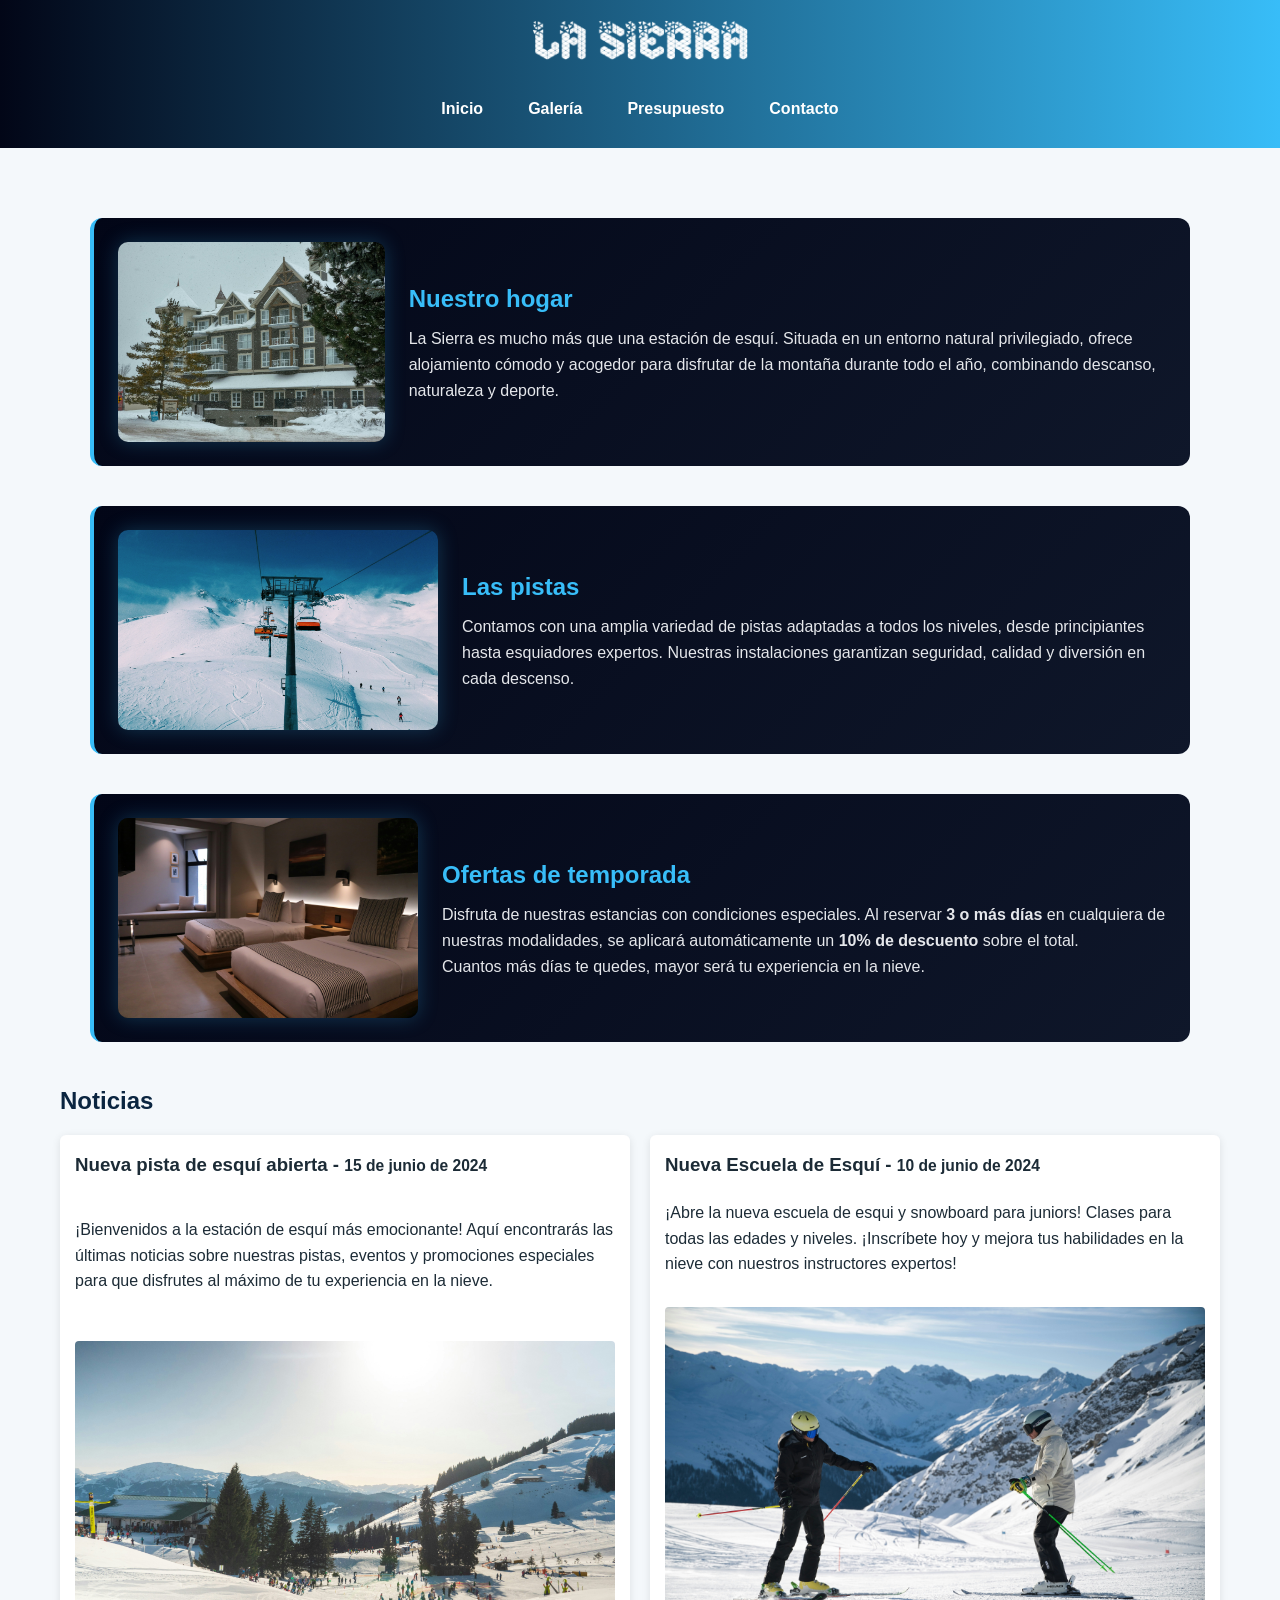
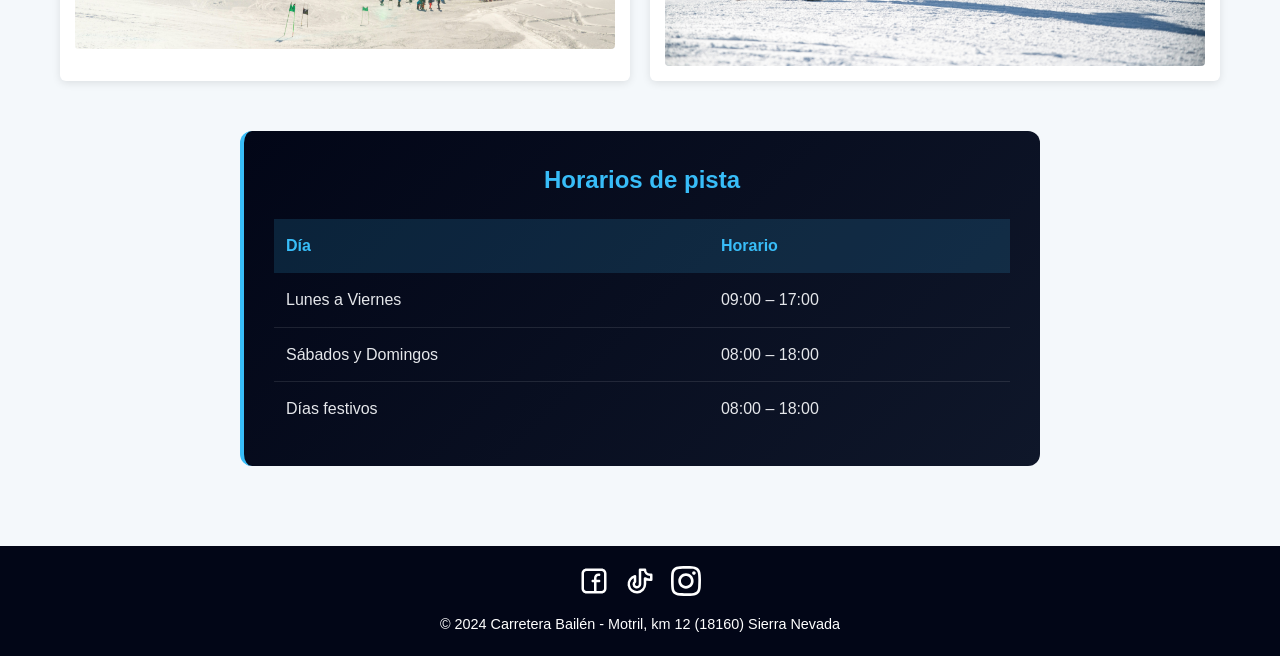
<file: index.html>
<!DOCTYPE html>
<html lang="es">
<head>
    <meta charset="UTF-8">
    <meta name="viewport" content="width=device-width, initial-scale=1.0">
    <link rel="stylesheet" href="Css/style.css">
    <title>Estacion de esqui</title>
</head>
<body>
    <header>
        <div class="header-title">
            <img src="Assets/Images/la-sierra.png" alt="La Sierra">
        </div>
        <div class="navbar" id="navbar"></div>
    </header>
    <main>
        <section class="bloque-info">
            <img src="Assets/Images/hogar.jpg" alt="Nuestro hogar">
            <div class="bloque-texto">
                <h2>Nuestro hogar</h2>
                <p>
                    La Sierra es mucho más que una estación de esquí. Situada en un entorno natural
                    privilegiado, ofrece alojamiento cómodo y acogedor para disfrutar de la montaña
                    durante todo el año, combinando descanso, naturaleza y deporte.
                </p>
            </div>
        </section>
        <section class="bloque-info">
            <img src="Assets/Images/pista4.jpg" alt="Las pistas">
            <div class="bloque-texto">
                <h2>Las pistas</h2>
                <p>
                    Contamos con una amplia variedad de pistas adaptadas a todos los niveles, desde
                    principiantes hasta esquiadores expertos. Nuestras instalaciones garantizan
                    seguridad, calidad y diversión en cada descenso.
                </p>
            </div>
        </section>
        <section class="bloque-info">
            <img src="Assets/Images/habitaciones.jpg" alt="Ofertas de temporada">
            <div class="bloque-texto">
                <h2>Ofertas de temporada</h2>
                <p>
                    Disfruta de nuestras estancias con condiciones especiales.
                    Al reservar <strong>3 o más días</strong> en cualquiera de nuestras modalidades,
                    se aplicará automáticamente un <strong>10% de descuento</strong> sobre el total.
                </p>
                <p>
                    Cuantos más días te quedes, mayor será tu experiencia en la nieve.
                </p>
            </div>
        </section>
        <section>
            <h2>Noticias</h2>
            <div class="noticias-container" id="noticias-container"></div>
        </section>
        <section class="horarios-pista">
            <h2>Horarios de pista</h2>
            <table class="tabla-horarios">
                <thead>
                    <tr>
                        <th>Día</th>
                        <th>Horario</th>
                    </tr>
                </thead>
                <tbody>
                    <tr>
                        <td>Lunes a Viernes</td>
                        <td>09:00 – 17:00</td>
                    </tr>
                    <tr>
                        <td>Sábados y Domingos</td>
                        <td>08:00 – 18:00</td>
                    </tr>
                    <tr>
                        <td>Días festivos</td>
                        <td>08:00 – 18:00</td>
                    </tr>
                </tbody>
            </table>
        </section>
    </main>
    <footer>
        <div class="redes" id="redes"></div>
        <div class="copy" id="copy"></div>
    </footer>
    <script src="Js/navbar.js"></script>
    <script src="Js/noticias.js"></script>
    <script src="Js/footer.js"></script>
</body>
</html>
</file>
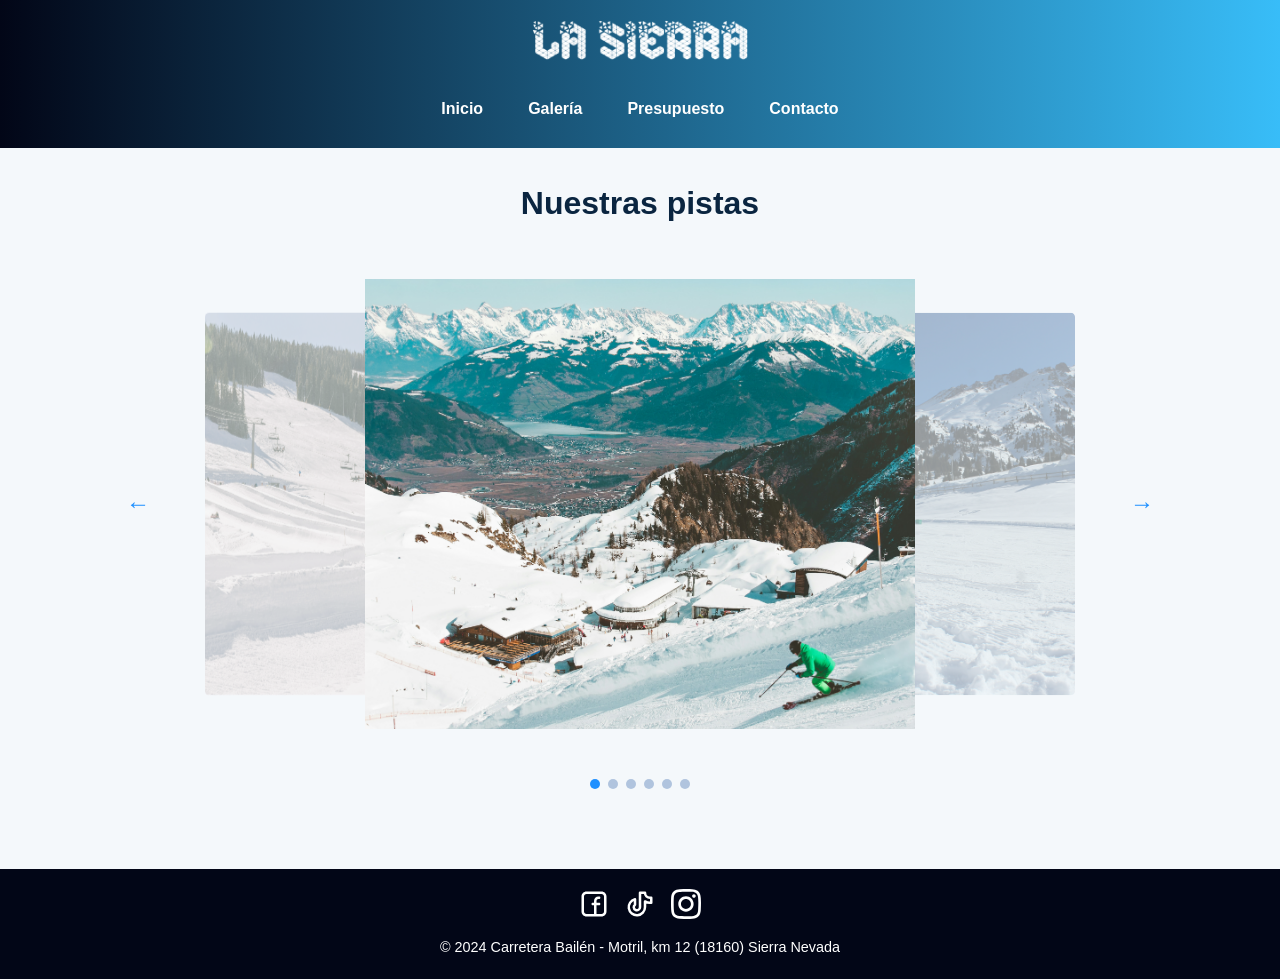
<file: galeria.html>
<!DOCTYPE html>
<html lang="es">
<head>
    <meta charset="UTF-8">
    <meta name="viewport" content="width=device-width, initial-scale=1.0">
    <link rel="stylesheet" href="Css/style.css">
    <title>Galería de pistas</title>
</head>
<body>
    <header>
        <div class="header-title">
            <img src="Assets/Images/la-sierra.png" alt="La Sierra">
        </div>
        <div class="navbar" id="navbar"></div>
    </header>
    <main>
        <h1 style="text-align: center;">Nuestras pistas</h1>
        <div class="carousel-container">
            <button id="prev-btn" class="prev-btn">&larr;</button>
            <div id="carousel" class="carousel">
                <div class="caja inactiva"></div>
                <div class="caja activa"></div>
                <div class="caja inactiva"></div>
            </div>
            <button id="next-btn" class="next-btn">&rarr;</button>
        </div>
        <div class="dots-container"></div>
    </main>
    <footer>
        <div class="redes" id="redes"></div>
        <div class="copy" id="copy"></div>
    </footer>
    <script src="Js/navbar.js"></script>
    <script src="Js/galeria.js"></script>
    <script src="Js/footer.js"></script>
</body>
</html>
</file>
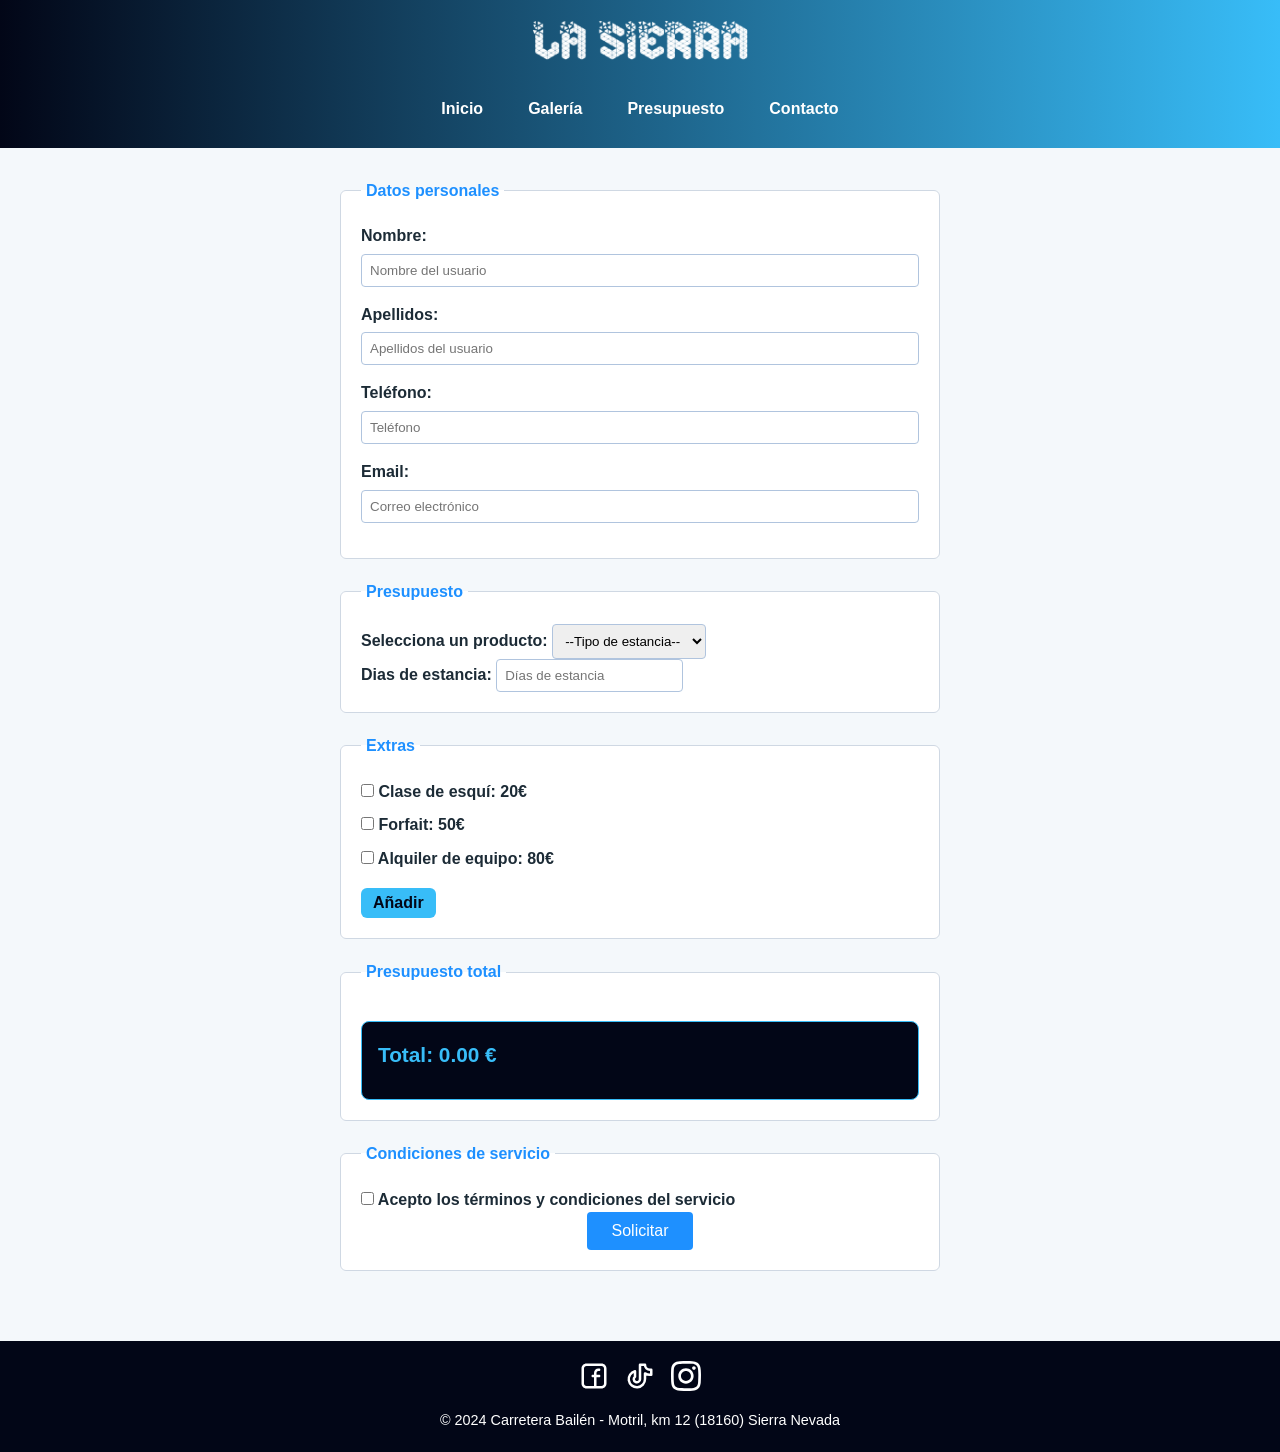
<file: presupuesto.html>
<!DOCTYPE html>
<html lang="es">
<head>
    <meta charset="UTF-8">
    <meta name="viewport" content="width=device-width, initial-scale=1.0">
    <link rel="stylesheet" href="Css/style.css">
    <title>Presupuesto de estancias</title>
</head>
<body>
    <header>
        <div class="header-title">
            <img src="Assets/Images/la-sierra.png" alt="La Sierra">
        </div>
        <div class="navbar" id="navbar"></div>
    </header>
    <main>
        <section class="section" id="contacto">
            <div class="formulario-container">
                <form id="form" class="formulario">
                    <fieldset>
                        <legend>Datos personales</legend>
                        <div class="input-contenedor">
                            <label for="nombre">Nombre:</label>
                            <input type="text" id="nombre" name="nombre" placeholder="Nombre del usuario" maxlength="15" required>
                            <span class="error" id="nombreError"></span>
                        </div>
                        <div class="input-contenedor">
                            <label for="apellidos">Apellidos:</label>
                            <input type="text" id="apellidos" name="apellidos" placeholder="Apellidos del usuario" maxlength="40" required>
                            <span class="error" id="apellidosError"></span>
                        </div>
                        <div class="input-contenedor">
                            <label for="telefono">Teléfono:</label>
                            <input type="tel" id="telefono" name="telefono" placeholder="Teléfono" maxlength="9" required>
                            <span class="error" id="telefonoError"></span>
                        </div>
                        <div class="input-contenedor">
                            <label for="email">Email:</label>
                            <input type="email" id="email" name="email" placeholder="Correo electrónico" required>
                            <span class="error" id="emailError"></span>
                        </div>
                    </fieldset>
                    <fieldset>
                        <legend>Presupuesto</legend>
                        <label for="seleccion-habitacion">Selecciona un producto:</label>
                        <select name="seleccion-habitacion" id="seleccion-habitacion" required>
                            <option value="">--Tipo de estancia--</option>
                            <option value="Estancia Regular:99.99">Regular - 99.99€</option>
                            <option value="Estancia Premium:149.99">Premium - 149.99€</option>
                            <option value="Estancia Luxury:199.99">Luxury - 199.99€</option>
                        </select>
                        <br>
                        <label for="dias">
                            Dias de estancia:
                            <input type="number" id="dias" name="dias" placeholder="Días de estancia" min="1" required>
                        </label>
                    </fieldset>
                    <fieldset>
                        <legend>Extras</legend>
                        <div class="extras">
                            <label>
                                <input type="checkbox" class="checkbox-extra" value="Clase de esquí:20">
                                Clase de esquí: 20€
                            </label>
                            <label>
                                <input type="checkbox" class="checkbox-extra" value="Forfait:50">
                                Forfait: 50€
                            </label>
                            <label>
                                <input type="checkbox" class="checkbox-extra" value="Alquiler de equipo:80">
                                Alquiler de equipo: 80€
                            </label>
                            <button type="button" class="btn-anadir" id="anadir-al-carrito">Añadir</button>
                    </fieldset>
                    <fieldset>
                        <legend>Presupuesto total</legend>
                        <div id="presupuesto-total-container">
                            <p id="presupuesto-total" value="0€" readonly></p>
                            <div id="lista-presupuesto"></div>
                        </div>
                    </fieldset>
                    <fieldset>
                        <legend>Condiciones de servicio</legend>
                        <label for="terminos">
                            <input type="checkbox" id="terminos" name="terminos" required>
                            Acepto los términos y condiciones del servicio
                        </label>
                        <div class="button-contenedor">
                            <button type="submit">Solicitar</button>
                        </div>
                    </fieldset>
                </form>
            </div>
        </section>
    </main>
    <footer>
        <div class="redes" id="redes"></div>
        <div class="copy" id="copy"></div>
    </footer>
    <script src="Js/navbar.js"></script>
    <script src="Js/formulario.js"></script>
    <script src="Js/presupuesto.js"></script>
    <script src="Js/footer.js"></script>
</body>
</html>
</file>
<file: Css/style.css>
/* =========================
   RESET BÁSICO SEGURO
========================= */
* {
    box-sizing: border-box;
    margin: 0;
    padding: 0;
}

body {
    font-family: Arial, Helvetica, sans-serif;
    background-color: #f4f8fb;
    color: #1c2b36;
    line-height: 1.6;
}

html, body {
    height: 100%;
}

/* =========================
   HEADER Y NAVBAR
========================= */
header {
    position: sticky;
    top: 0;
    background: linear-gradient(90deg, #020617, #38bdf8);
    padding: 10px 20px;
}

.header-title {
    display: flex;
    align-items: center;
    justify-content: center;
    margin-bottom: 10px;
}

.header-title img {
    max-height: 60px;
}

/* Navbar generado por JS */
.navbar {
    display: flex;
    justify-content: center;
    gap: 25px;
    padding: 10px 0;
}

.navbar a {
    color: #ffffff;
    text-decoration: none;
    font-weight: bold;
    padding: 6px 10px;
    border-radius: 4px;
}

.navbar a:hover {
    background-color: rgba(255, 255, 255, 0.2);
}

/* =========================
   MAIN GENERAL
========================= */
main {
    flex: 1;             
    padding: 30px 20px;
    max-width: 1200px;
    margin: auto;
}


h1, h2 {
    color: #0a2540;
    margin-bottom: 15px;
}

section {
    margin-bottom: 40px;
}

/* =========================
   BLOQUES DEL INDEX
   ========================= */

.bloque-info {
    display: flex;
    gap: 1.5rem;
    margin: 2.5rem auto;
    max-width: 1100px;
    align-items: center;
    padding: 1.5rem;
    background: linear-gradient(135deg, #020617, #0f172a);
    border-radius: 12px;
    border-left: 4px solid #38bdf8;
}

.bloque-info img {
    width: 320px;
    height: 200px;
    object-fit: cover;
    border-radius: 10px;
    box-shadow: 0 0 20px rgba(56, 189, 248, 0.25);
}

.bloque-texto h2 {
    color: #38bdf8;
    margin-bottom: 0.5rem;
}

.bloque-texto p {
    color: #e5e7eb;
    line-height: 1.6;
}

/* Responsive */
@media (max-width: 768px) {
    .bloque-info {
        flex-direction: column;
        text-align: center;
    }

    .bloque-info img {
        width: 100%;
        height: 220px;
    }
}


/* =========================
   NOTICIAS
========================= */
.noticias-container {
    display: grid;
    grid-template-columns: repeat(auto-fit, minmax(280px, 1fr));
    gap: 20px;
}

.noticias-container > div {
    background-color: #ffffff;
    border-radius: 6px;
    padding: 15px;
    box-shadow: 0 2px 8px rgba(0,0,0,0.1);
}

.noticia-imagen {
    width: 100%;
    border-radius: 4px;
    margin-top: 10px;
}

/* =========================
   FORMULARIO
========================= */
.formulario-container {
    max-width: 600px;
    margin: auto;
}

.formulario fieldset {
    border: 1px solid #cfd8e3;
    padding: 20px;
    margin-bottom: 20px;
    border-radius: 6px;
    background-color: #ffffff;
}

.formulario legend {
    font-weight: bold;
    color: #1e90ff;
    padding: 0 5px;
}

.input-contenedor {
    display: flex;
    flex-direction: column;
    margin-bottom: 15px;
}

label {
    margin-bottom: 5px;
    font-weight: bold;
}

input,
select {
    padding: 8px;
    border-radius: 4px;
    border: 1px solid #b0c4de;
}

/* Validaciones JS */
.valido {
    border: 2px solid #2ecc71;
}

.invalido {
    border: 2px solid #e74c3c;
}

.error {
    color: #e74c3c;
    font-size: 0.85em;
}

/* Extras */
.extras label {
    display: block;
    margin-bottom: 8px;
}

/* Botón */
.button-contenedor {
    text-align: center;
}

button {
    background-color: #1e90ff;
    color: white;
    border: none;
    padding: 10px 25px;
    border-radius: 4px;
    cursor: pointer;
    font-size: 1em;
}

button:hover {
    background-color: #0a2540;
}

/* =========================
   GALERÍA / CAROUSEL
========================= */
.carousel-container {
    display: flex;
    align-items: center;
    justify-content: center;
    gap: 15px;
    width: 100%;
    max-width: 1200px;
    margin-top: 50px;
    margin-bottom: 50px;
}

.carousel {
    display: flex;
    width: 900px;      
    max-width: 100%;
    height: 450px;      
    overflow: hidden;
    transition: all 0.5s ease-in-out;
}


.caja {
    flex: 1;
    height: 100%;
    display: flex;
    justify-content: center;
    align-items: center;
    border-radius: 10px;
    transition: all 0.4s ease;
}

.caja.activa {
    flex: 2.5;
    transform: scale(1.1);
    z-index: 5;
}

.caja.inactiva {
    opacity: 0.4;
    transform: scale(0.85);
}

.caja img {
    width: 100%;
    height: 100%;
    object-fit: cover;
    cursor: grab;
    border-radius: 5px;
}

.prev-btn,
.next-btn {
    font-size: 24px;
    background: none;
    border: none;
    cursor: pointer;
    color: #1e90ff;
}

.dots-container {
    display: flex;
    justify-content: center;
    margin-top: 15px;
    margin-bottom: 50px;
    gap: 8px;
}

.dot {
    width: 10px;
    height: 10px;
    border-radius: 50%;
}

.dot.active {
    background-color: #1e90ff;
}

.dot.inactive {
    background-color: #b0c4de;
}

/* =========================
   HORARIOS DE PISTAS
========================= */
.horarios-pista {
    max-width: 800px;
    margin: 50px auto;
    padding: 30px;
    background: linear-gradient(135deg, #020617, #0f172a);
    border-radius: 12px;
    border-left: 4px solid #38bdf8;
}

.horarios-pista h2 {
    text-align: center;
    color: #38bdf8;
    margin-bottom: 20px;
}

.tabla-horarios {
    width: 100%;
    border-collapse: collapse;
    color: #e5e7eb;
}

.tabla-horarios th,
.tabla-horarios td {
    padding: 14px 12px;
    text-align: left;
}

.tabla-horarios thead {
    background-color: rgba(56, 189, 248, 0.15);
}

.tabla-horarios th {
    color: #38bdf8;
    font-weight: bold;
}

.tabla-horarios tbody tr {
    border-bottom: 1px solid rgba(255, 255, 255, 0.1);
}

.tabla-horarios tbody tr:last-child {
    border-bottom: none;
}

/* =========================
   CONTACTO / MAPA
========================= */
.info-empresa {
    margin-bottom: 30px;
}

.datos-contacto li {
    margin-bottom: 8px;
}

.map {
    width: 100%;
    height: 400px;
    border-radius: 6px;
}

/* =========================
   FOOTER
========================= */
footer {
    background-color: #020617;
    color: white;
    padding: 20px;
    text-align: center;
}

.redes {
    margin-bottom: 10px;
}

.icono-redes {
    width: 30px;
    margin: 0 8px;
}

.copy {
    font-size: 0.9em;
}

/* =========================
   PRESUPUESTO – RESUMEN
   ========================= */

#presupuesto-total-container {
    margin-top: 1rem;
    padding: 1rem;
    background: #020617; 
    border: 1px solid #38bdf8; 
    border-radius: 8px;
}

#presupuesto-total {
    font-size: 1.3rem;
    font-weight: bold;
    color: #38bdf8;
    margin-bottom: 0.75rem;
}

/* Lista de artículos del presupuesto */
#lista-presupuesto {
    display: flex;
    flex-direction: column;
    gap: 0.5rem;
}

.articulo-presupuesto {
    display: flex;
    justify-content: space-between;
    align-items: center;
    background: #020617;
    padding: 0.5rem 0.75rem;
    border-radius: 6px;
    color: #e5e7eb;
    font-size: 0.95rem;
}

/* Botón eliminar */
.btn-eliminar {
    background: transparent;
    border: 1px solid #ef4444;
    color: #ef4444;
    padding: 0.2rem 0.5rem;
    border-radius: 4px;
    cursor: pointer;
    font-size: 0.85rem;
    transition: all 0.2s ease;
}

.btn-eliminar:hover {
    background: #ef4444;
    color: #ffffff;
}

/* Botón añadir */
.btn-anadir {
    margin-top: 0.5rem;
    padding: 0.4rem 0.75rem;
    background: #38bdf8;
    border: none;
    color: #020617;
    font-weight: bold;
    border-radius: 6px;
    cursor: pointer;
    transition: background 0.2s ease;
}

.btn-anadir:hover {
    background: #0ea5e9;
}
</file>
